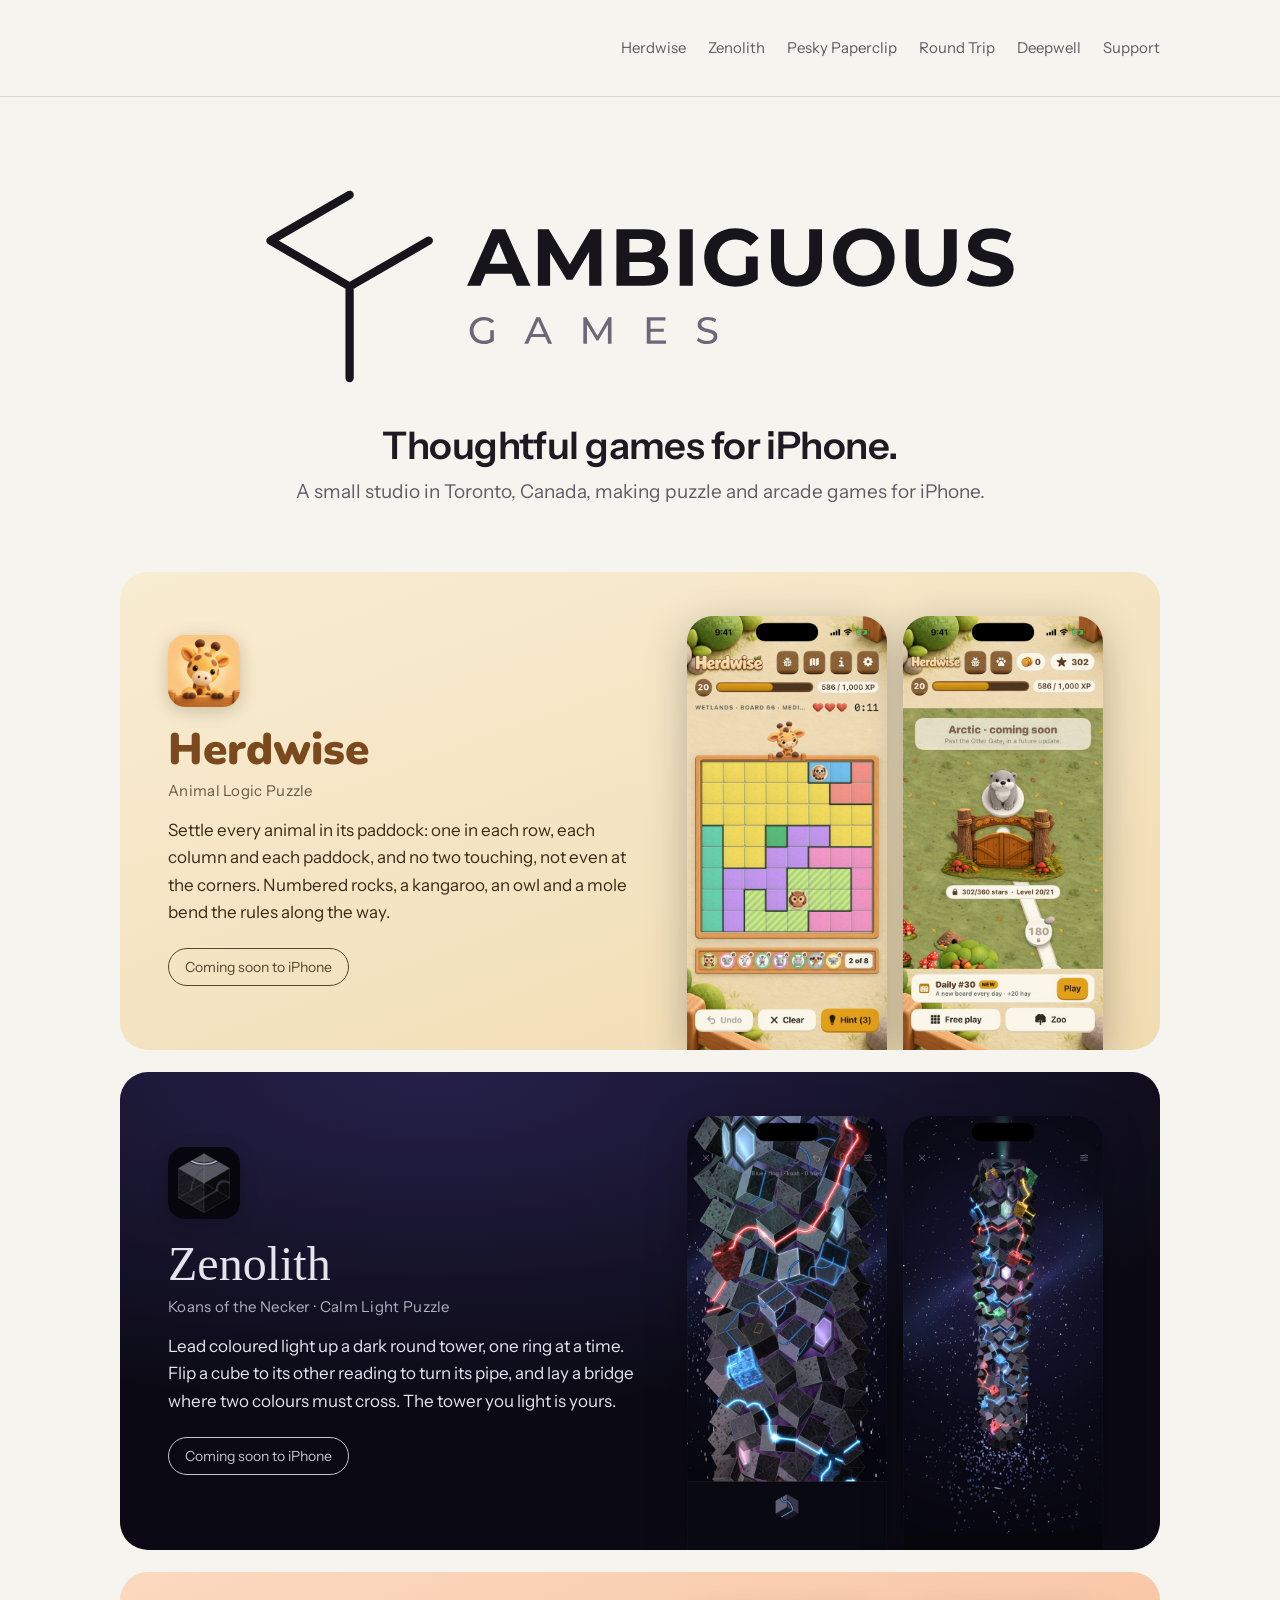
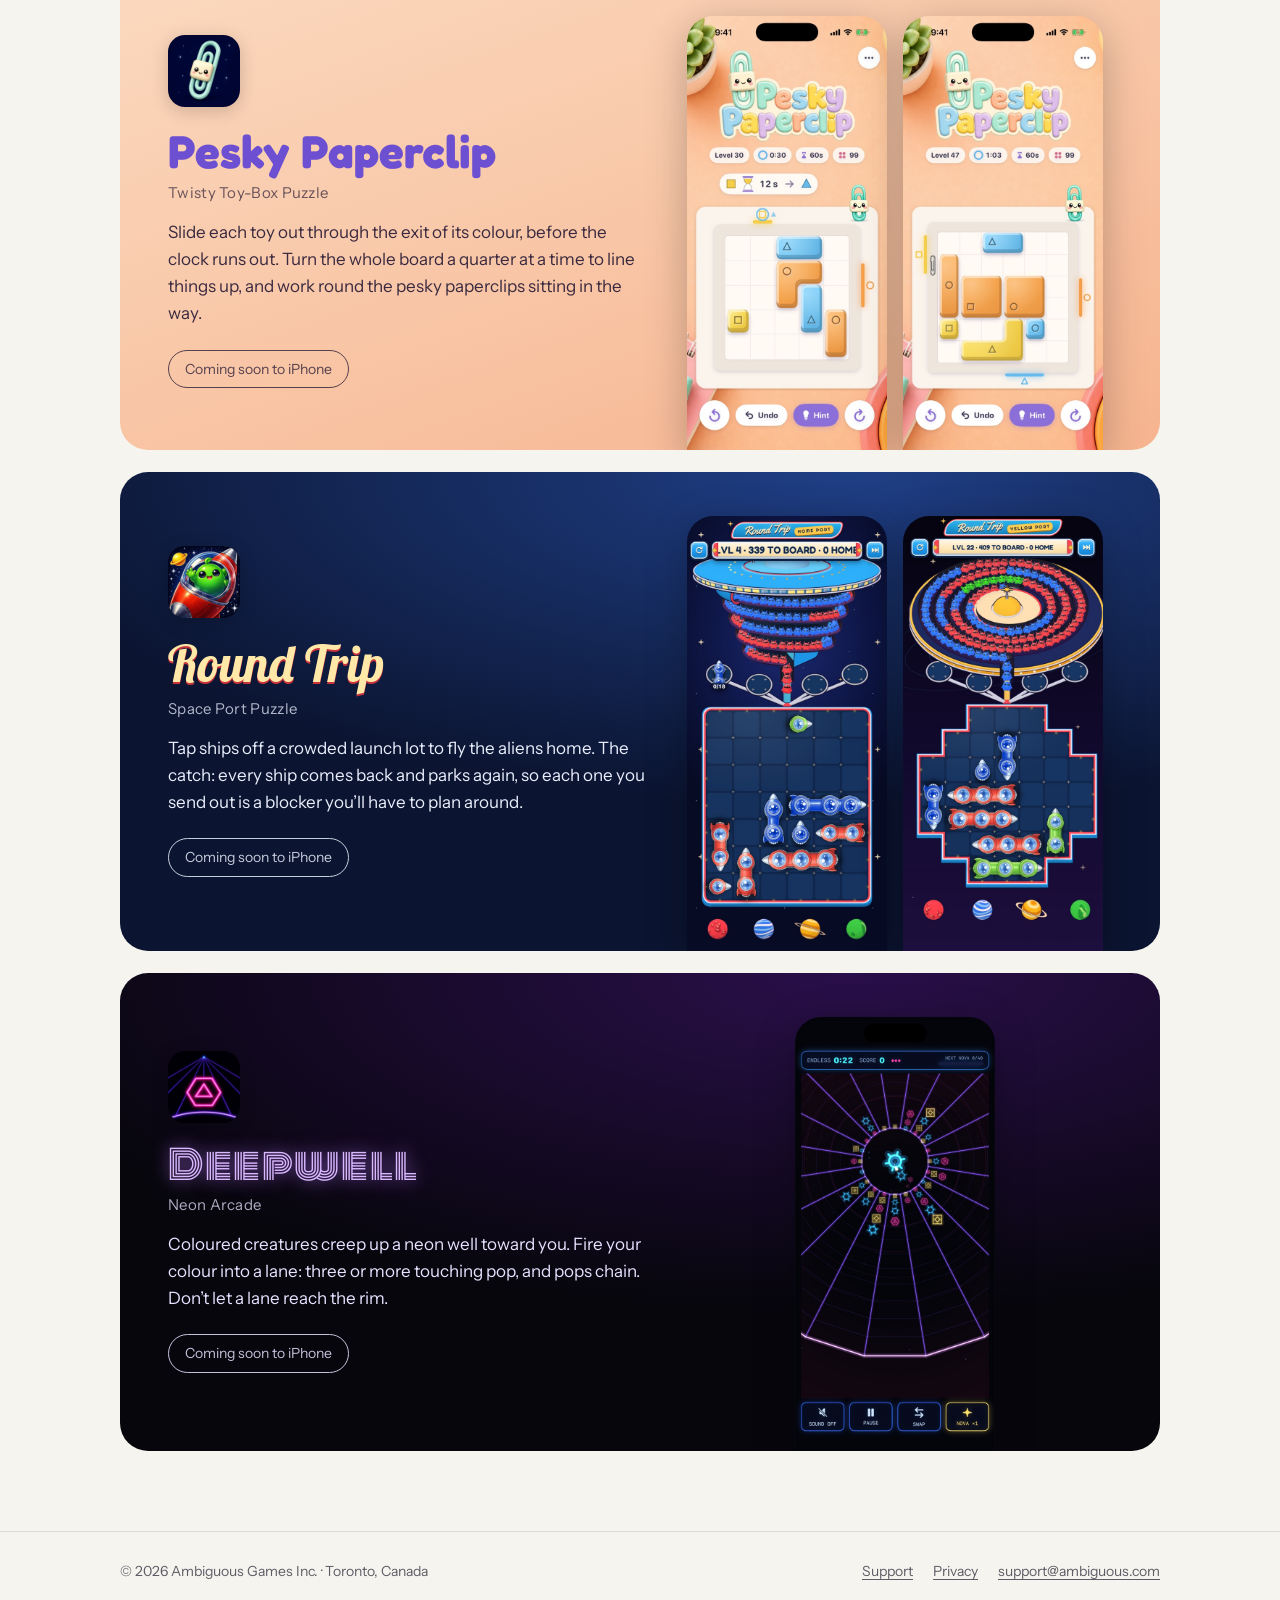
<file: index.html>
<!doctype html>
<html lang="en">
<head>
<meta charset="utf-8">
<meta name="viewport" content="width=device-width, initial-scale=1">
<title>Ambiguous Games</title>
<meta name="description" content="Ambiguous Games makes puzzle and arcade games for iPhone: Herdwise, Zenolith, Pesky Paperclip, Round Trip and Deepwell.">
<link rel="icon" href="favicon.svg" type="image/svg+xml"><link rel="icon" href="favicon-32.png" sizes="32x32" type="image/png"><link rel="apple-touch-icon" href="apple-touch-icon.png">
<link rel="preconnect" href="https://fonts.googleapis.com"><link rel="preconnect" href="https://fonts.gstatic.com" crossorigin><link href="https://fonts.googleapis.com/css2?family=Instrument+Sans:wght@400;600&family=IM+Fell+English&family=Monoton&family=Nunito:wght@900&family=Fredoka:wght@700&family=Lobster&display=swap" rel="stylesheet">
<link rel="stylesheet" href="style.css">
</head>
<body>
<header class="top"><div class="wrap">
<a class="brand home-hide" href="./"><picture><source srcset="brand/logo-on-dark.svg" media="(prefers-color-scheme: dark)"><img src="brand/logo-on-light.svg" alt="Ambiguous Games" height="34"></picture></a>
<nav><a class="wide" href="herdwise/">Herdwise</a><a class="wide" href="zenolith/">Zenolith</a><a class="wide" href="pesky-paperclip/">Pesky Paperclip</a><a class="wide" href="round-trip/">Round Trip</a><a class="wide" href="deepwell/">Deepwell</a><a class="" href="support/">Support</a></nav>
</div></header>
<main class="wrap">
<section class="hero"><h1 class="hero-logo"><picture><source srcset="brand/logo-on-dark.svg" media="(prefers-color-scheme: dark)"><img src="brand/logo-on-light.svg" alt="Ambiguous Games"></picture></h1><p class="tagline">Thoughtful games for iPhone.</p><p>A small studio in Toronto, Canada, making puzzle and arcade games for iPhone.</p></section>
<section class="games">
<a class="game herdwise" href="herdwise/">
<div class="text"><img class="icon" src="img/herdwise-icon.jpg" alt=""><h2>Herdwise</h2><div class="sub">Animal Logic Puzzle</div><p>Settle every animal in its paddock: one in each row, each column and each paddock, and no two touching, not even at the corners. Numbered rocks, a kangaroo, an owl and a mole bend the rules along the way.</p><span class="pill">Coming soon to iPhone</span></div>
<div class="shots"><img src="img/herdwise-board.jpg" alt="A Herdwise board in the Wetlands with an owl and a meerkat placed" loading="lazy"><img src="img/herdwise-map.jpg" alt="The journey map at the Otter Gate in the Forest" loading="lazy"></div>
</a>
<a class="game zenolith" href="zenolith/">
<div class="text"><img class="icon" src="img/zenolith-icon.jpg" alt=""><h2>Zenolith</h2><div class="sub">Koans of the Necker · Calm Light Puzzle</div><p>Lead coloured light up a dark round tower, one ring at a time. Flip a cube to its other reading to turn its pipe, and lay a bridge where two colours must cross. The tower you light is yours.</p><span class="pill">Coming soon to iPhone</span></div>
<div class="shots"><img src="img/zenolith-climb.jpg" alt="A ring of the tower lit in red and blue" loading="lazy"><img src="img/zenolith-monolith.jpg" alt="A finished monolith floating among the stars" loading="lazy"></div>
</a>
<a class="game pesky-paperclip" href="pesky-paperclip/">
<div class="text"><img class="icon" src="img/pesky-paperclip-icon.jpg" alt=""><h2>Pesky Paperclip</h2><div class="sub">Twisty Toy-Box Puzzle</div><p>Slide each toy out through the exit of its colour, before the clock runs out. Turn the whole board a quarter at a time to line things up, and work round the pesky paperclips sitting in the way.</p><span class="pill">Coming soon to iPhone</span></div>
<div class="shots"><img src="img/pesky-door.jpg" alt="Level 30: an exit about to change colour, with a countdown above the board" loading="lazy"><img src="img/pesky-board.jpg" alt="Level 47: a six-by-six board with a paperclip on an exit and two-colour pieces" loading="lazy"></div>
</a>
<a class="game round-trip" href="round-trip/">
<div class="text"><img class="icon" src="img/round-trip-icon.jpg" alt=""><h2>Round Trip</h2><div class="sub">Space Port Puzzle</div><p>Tap ships off a crowded launch lot to fly the aliens home. The catch: every ship comes back and parks again, so each one you send out is a blocker you’ll have to plan around.</p><span class="pill">Coming soon to iPhone</span></div>
<div class="shots"><img src="img/round-trip-home.jpg" alt="The home port: ships packed on the lot below the station tower, one ship on a launch pad" loading="lazy"><img src="img/round-trip-yellow.jpg" alt="The yellow port, with a carousel of waiting aliens" loading="lazy"></div>
</a>
<a class="game deepwell" href="deepwell/">
<div class="text"><img class="icon" src="img/deepwell-icon.jpg" alt=""><h2>Deepwell</h2><div class="sub">Neon Arcade</div><p>Coloured creatures creep up a neon well toward you. Fire your colour into a lane: three or more touching pop, and pops chain. Don’t let a lane reach the rim.</p><span class="pill">Coming soon to iPhone</span></div>
<div class="shots"><img src="img/deepwell-play.jpg" alt="Deepwell in play: neon lanes full of coloured creatures around a glowing centre" loading="lazy"></div>
</a>
</section>
</main>
<footer class="foot"><div class="wrap">
<span>© 2026 Ambiguous Games Inc. · Toronto, Canada</span>
<nav><a href="support/">Support</a><a href="privacy/">Privacy</a><a href="mailto:support@ambiguous.com">support@ambiguous.com</a></nav>
</div></footer>
</body>
</html>
</file>
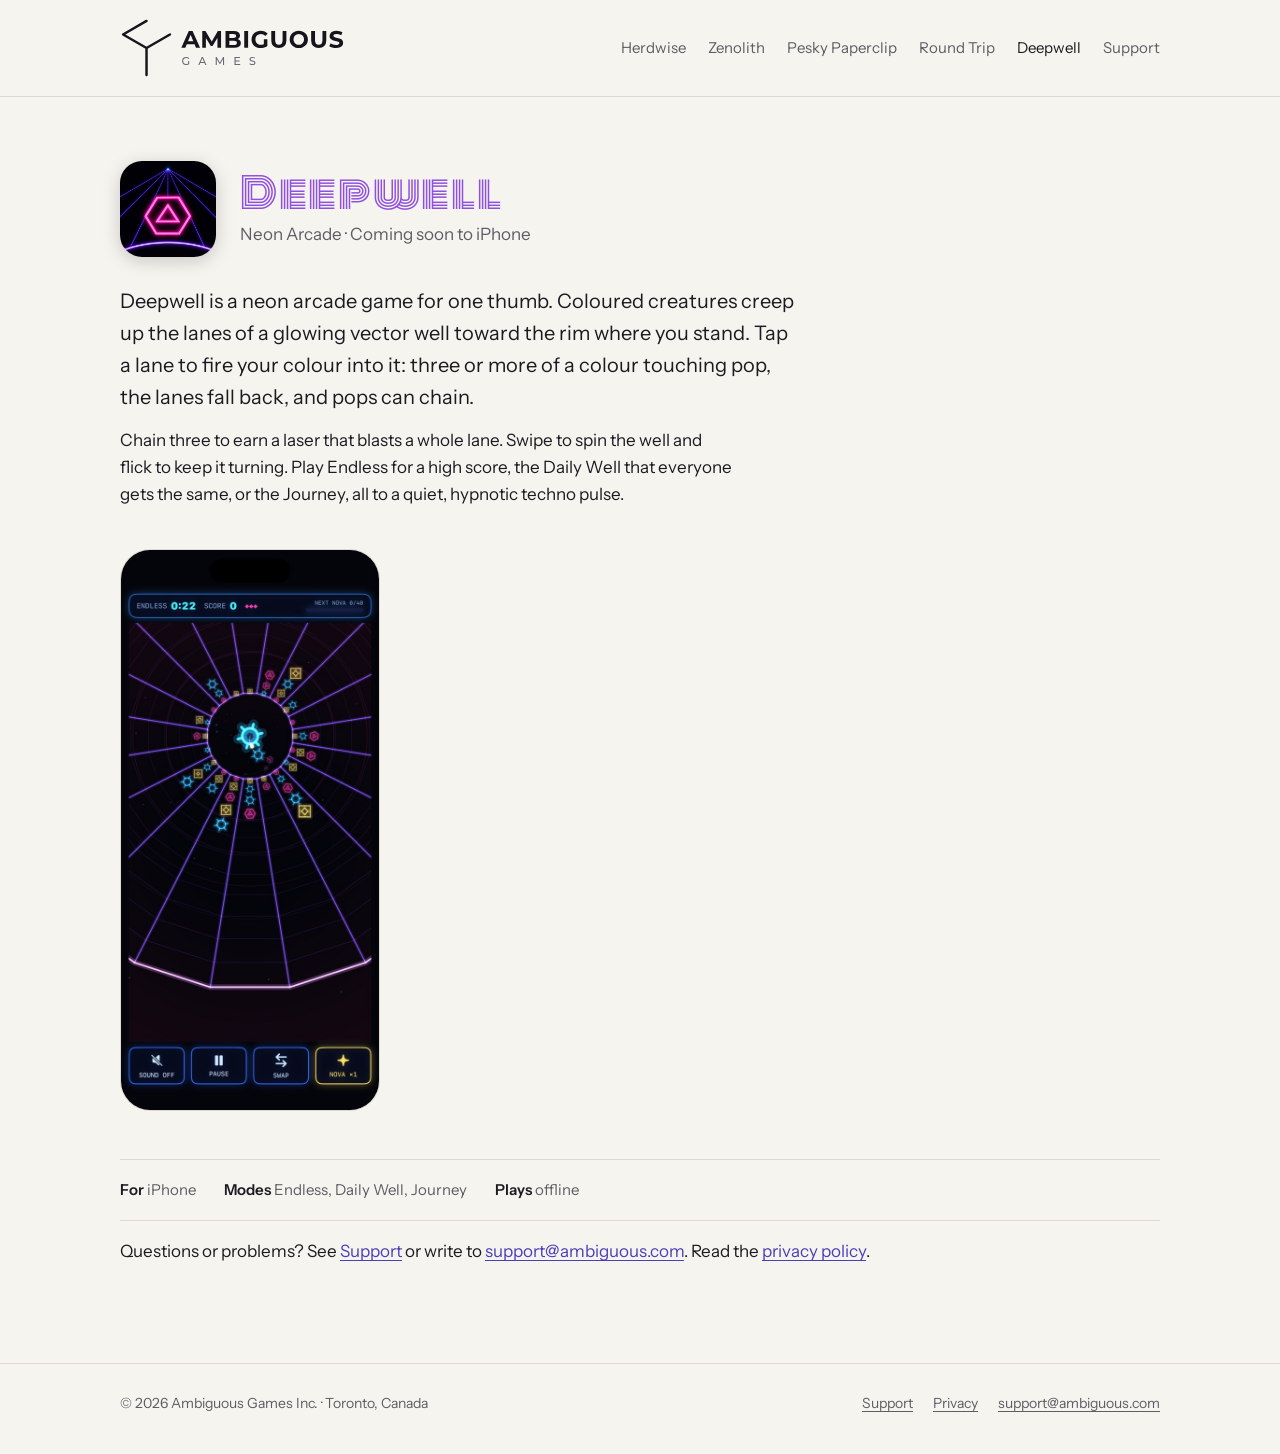
<file: deepwell/index.html>
<!doctype html>
<html lang="en">
<head>
<meta charset="utf-8">
<meta name="viewport" content="width=device-width, initial-scale=1">
<title>Deepwell: Neon Arcade</title>
<meta name="description" content="Coloured creatures creep up a neon well toward you. Fire your colour into a lane: three or more touching pop, and pops chain. Don’t let a lane reach the rim.">
<link rel="icon" href="../favicon.svg" type="image/svg+xml"><link rel="icon" href="../favicon-32.png" sizes="32x32" type="image/png"><link rel="apple-touch-icon" href="../apple-touch-icon.png">
<link rel="preconnect" href="https://fonts.googleapis.com"><link rel="preconnect" href="https://fonts.gstatic.com" crossorigin><link href="https://fonts.googleapis.com/css2?family=Instrument+Sans:wght@400;600&family=IM+Fell+English&family=Monoton&family=Nunito:wght@900&family=Fredoka:wght@700&family=Lobster&display=swap" rel="stylesheet">
<link rel="stylesheet" href="../style.css">
</head>
<body>
<header class="top"><div class="wrap">
<a class="brand" href="../"><picture><source srcset="../brand/logo-on-dark.svg" media="(prefers-color-scheme: dark)"><img src="../brand/logo-on-light.svg" alt="Ambiguous Games" height="34"></picture></a>
<nav><a class="wide" href="../herdwise/">Herdwise</a><a class="wide" href="../zenolith/">Zenolith</a><a class="wide" href="../pesky-paperclip/">Pesky Paperclip</a><a class="wide" href="../round-trip/">Round Trip</a><a class="wide" href="../deepwell/" aria-current="page">Deepwell</a><a class="" href="../support/">Support</a></nav>
</div></header>
<main class="wrap">
<article class="page">
<div class="page-head"><img class="icon" src="../img/deepwell-icon.jpg" alt=""><div><h1 class="deepwell-title">Deepwell</h1><p class="sub">Neon Arcade · Coming soon to iPhone</p></div></div>
<p class="lede">Deepwell is a neon arcade game for one thumb. Coloured creatures creep up the lanes of a glowing vector well toward the rim where you stand. Tap a lane to fire your colour into it: three or more of a colour touching pop, the lanes fall back, and pops can chain.</p>
<div class="body"><p>Chain three to earn a laser that blasts a whole lane. Swipe to spin the well and flick to keep it turning. Play Endless for a high score, the Daily Well that everyone gets the same, or the Journey, all to a quiet, hypnotic techno pulse.</p></div>
<div class="gallery"><img src="../img/deepwell-play.jpg" alt="Deepwell in play: neon lanes full of coloured creatures around a glowing centre"></div>
<div class="facts"><span><b>For</b> iPhone</span><span><b>Modes</b> Endless, Daily Well, Journey</span><span><b>Plays</b> offline</span></div>
<p>Questions or problems? See <a href="../support/">Support</a> or write to <a href="mailto:support@ambiguous.com">support@ambiguous.com</a>. Read the <a href="../privacy/">privacy policy</a>.</p>
</article>
</main>
<footer class="foot"><div class="wrap">
<span>© 2026 Ambiguous Games Inc. · Toronto, Canada</span>
<nav><a href="../support/">Support</a><a href="../privacy/">Privacy</a><a href="mailto:support@ambiguous.com">support@ambiguous.com</a></nav>
</div></footer>
</body>
</html>
</file>
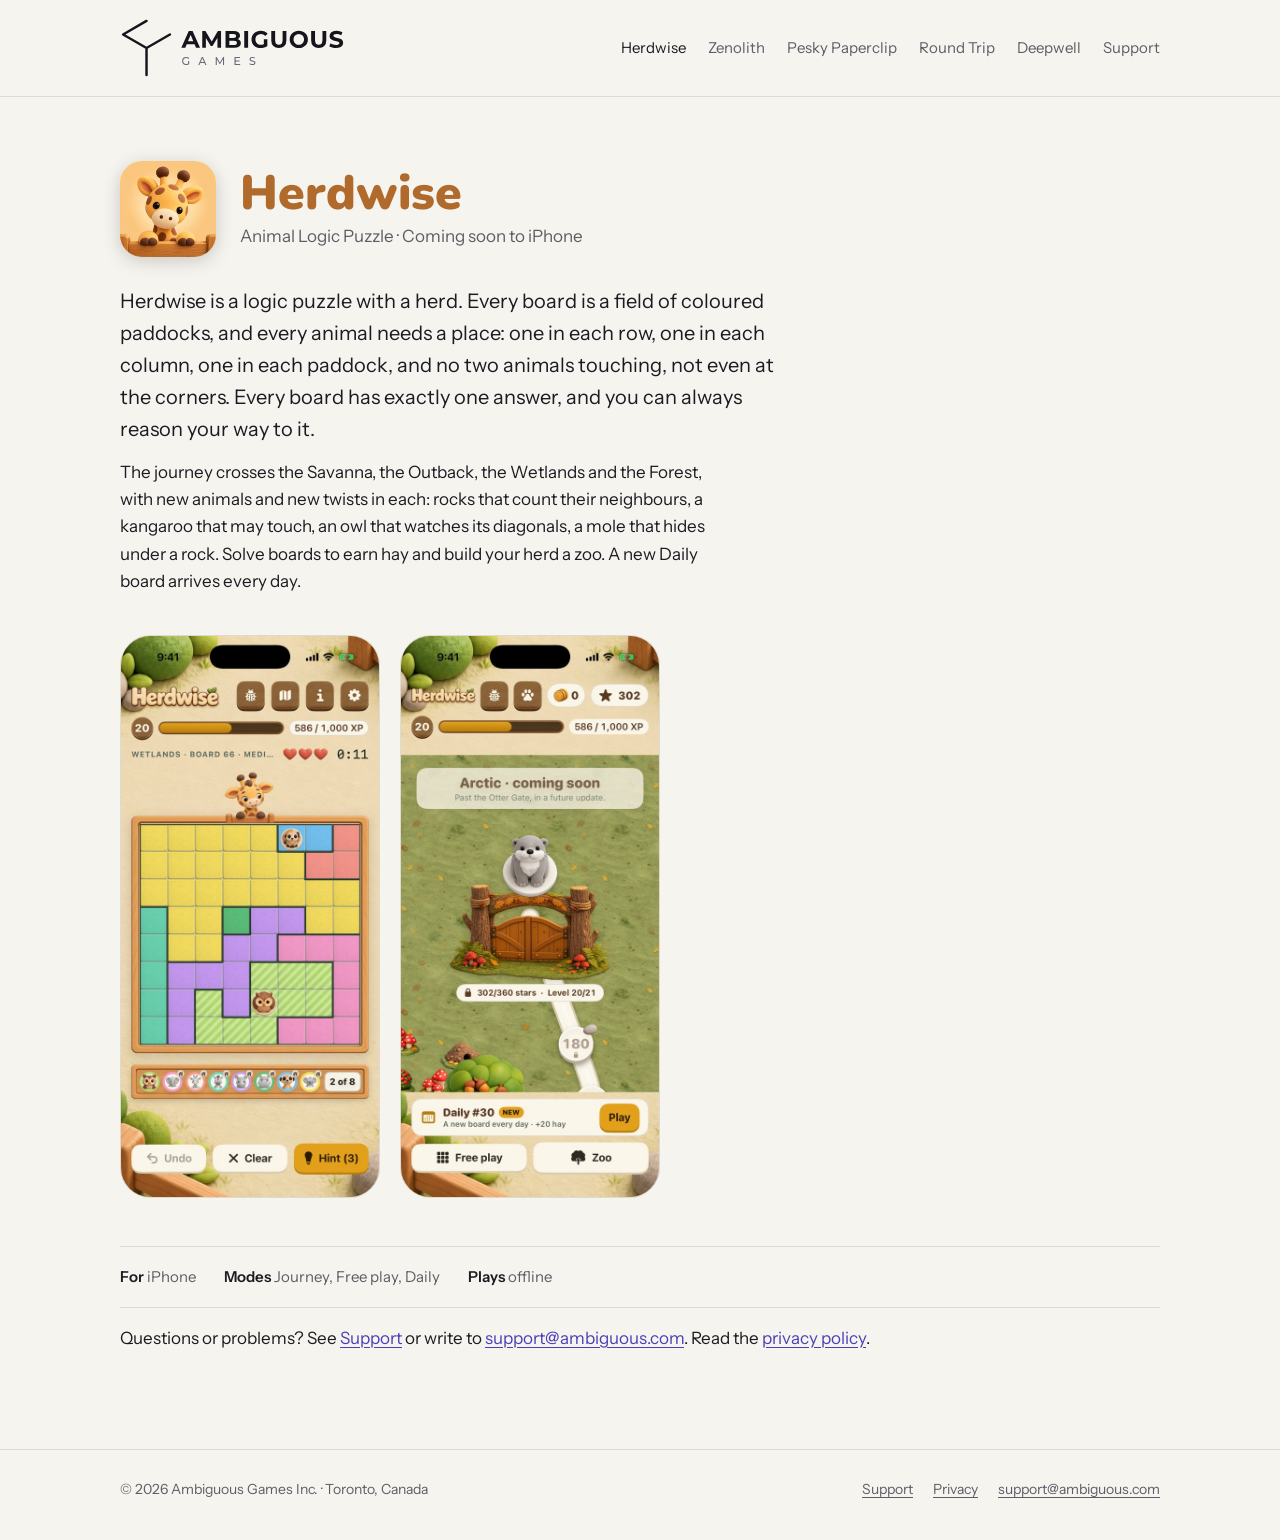
<file: herdwise/index.html>
<!doctype html>
<html lang="en">
<head>
<meta charset="utf-8">
<meta name="viewport" content="width=device-width, initial-scale=1">
<title>Herdwise: Animal Logic Puzzle</title>
<meta name="description" content="Settle every animal in its paddock: one in each row, each column and each paddock, and no two touching, not even at the corners. Numbered rocks, a kangaroo, an owl and a mole bend the rules along the way.">
<link rel="icon" href="../favicon.svg" type="image/svg+xml"><link rel="icon" href="../favicon-32.png" sizes="32x32" type="image/png"><link rel="apple-touch-icon" href="../apple-touch-icon.png">
<link rel="preconnect" href="https://fonts.googleapis.com"><link rel="preconnect" href="https://fonts.gstatic.com" crossorigin><link href="https://fonts.googleapis.com/css2?family=Instrument+Sans:wght@400;600&family=IM+Fell+English&family=Monoton&family=Nunito:wght@900&family=Fredoka:wght@700&family=Lobster&display=swap" rel="stylesheet">
<link rel="stylesheet" href="../style.css">
</head>
<body>
<header class="top"><div class="wrap">
<a class="brand" href="../"><picture><source srcset="../brand/logo-on-dark.svg" media="(prefers-color-scheme: dark)"><img src="../brand/logo-on-light.svg" alt="Ambiguous Games" height="34"></picture></a>
<nav><a class="wide" href="../herdwise/" aria-current="page">Herdwise</a><a class="wide" href="../zenolith/">Zenolith</a><a class="wide" href="../pesky-paperclip/">Pesky Paperclip</a><a class="wide" href="../round-trip/">Round Trip</a><a class="wide" href="../deepwell/">Deepwell</a><a class="" href="../support/">Support</a></nav>
</div></header>
<main class="wrap">
<article class="page">
<div class="page-head"><img class="icon" src="../img/herdwise-icon.jpg" alt=""><div><h1 class="herdwise-title">Herdwise</h1><p class="sub">Animal Logic Puzzle · Coming soon to iPhone</p></div></div>
<p class="lede">Herdwise is a logic puzzle with a herd. Every board is a field of coloured paddocks, and every animal needs a place: one in each row, one in each column, one in each paddock, and no two animals touching, not even at the corners. Every board has exactly one answer, and you can always reason your way to it.</p>
<div class="body"><p>The journey crosses the Savanna, the Outback, the Wetlands and the Forest, with new animals and new twists in each: rocks that count their neighbours, a kangaroo that may touch, an owl that watches its diagonals, a mole that hides under a rock. Solve boards to earn hay and build your herd a zoo. A new Daily board arrives every day.</p></div>
<div class="gallery"><img src="../img/herdwise-board.jpg" alt="A Herdwise board in the Wetlands with an owl and a meerkat placed"><img src="../img/herdwise-map.jpg" alt="The journey map at the Otter Gate in the Forest"></div>
<div class="facts"><span><b>For</b> iPhone</span><span><b>Modes</b> Journey, Free play, Daily</span><span><b>Plays</b> offline</span></div>
<p>Questions or problems? See <a href="../support/">Support</a> or write to <a href="mailto:support@ambiguous.com">support@ambiguous.com</a>. Read the <a href="../privacy/">privacy policy</a>.</p>
</article>
</main>
<footer class="foot"><div class="wrap">
<span>© 2026 Ambiguous Games Inc. · Toronto, Canada</span>
<nav><a href="../support/">Support</a><a href="../privacy/">Privacy</a><a href="mailto:support@ambiguous.com">support@ambiguous.com</a></nav>
</div></footer>
</body>
</html>
</file>
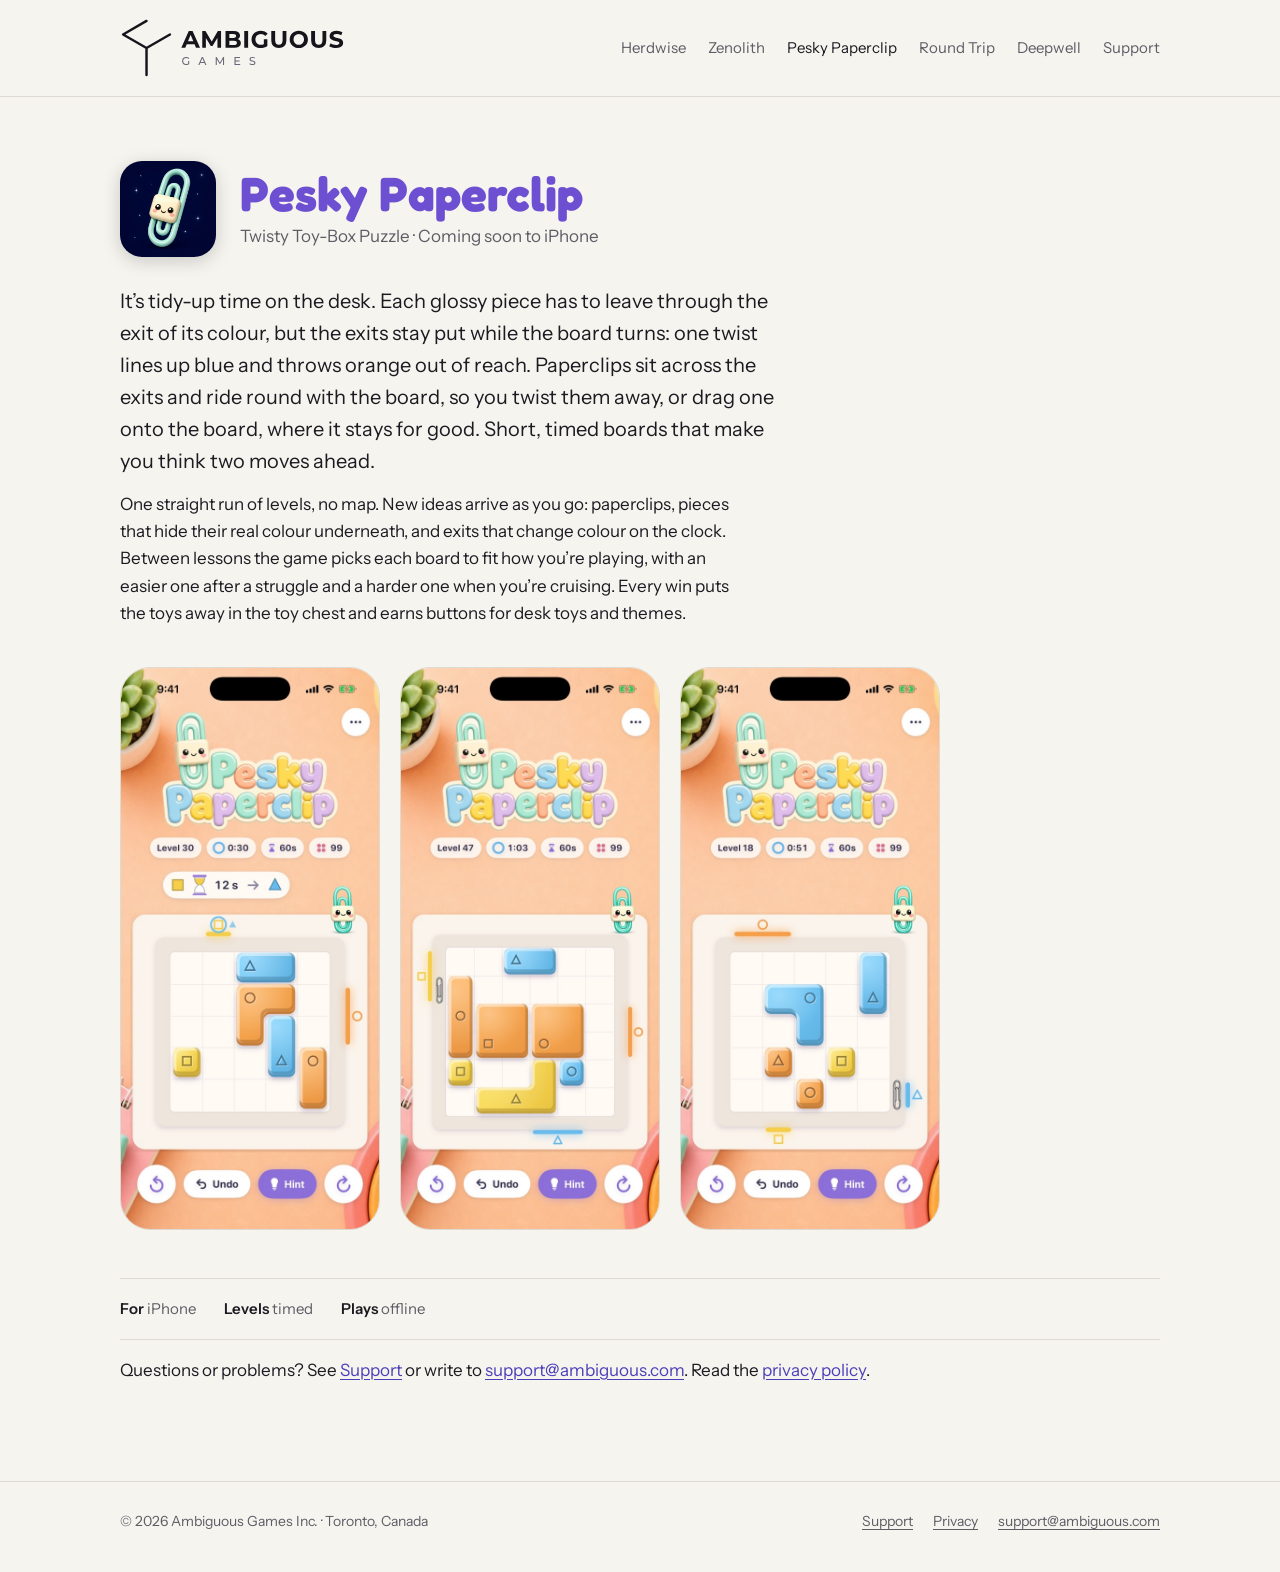
<file: pesky-paperclip/index.html>
<!doctype html>
<html lang="en">
<head>
<meta charset="utf-8">
<meta name="viewport" content="width=device-width, initial-scale=1">
<title>Pesky Paperclip: Twisty Toy-Box Puzzle</title>
<meta name="description" content="Slide each toy out through the exit of its colour, before the clock runs out. Turn the whole board a quarter at a time to line things up, and work round the pesky paperclips sitting in the way.">
<link rel="icon" href="../favicon.svg" type="image/svg+xml"><link rel="icon" href="../favicon-32.png" sizes="32x32" type="image/png"><link rel="apple-touch-icon" href="../apple-touch-icon.png">
<link rel="preconnect" href="https://fonts.googleapis.com"><link rel="preconnect" href="https://fonts.gstatic.com" crossorigin><link href="https://fonts.googleapis.com/css2?family=Instrument+Sans:wght@400;600&family=IM+Fell+English&family=Monoton&family=Nunito:wght@900&family=Fredoka:wght@700&family=Lobster&display=swap" rel="stylesheet">
<link rel="stylesheet" href="../style.css">
</head>
<body>
<header class="top"><div class="wrap">
<a class="brand" href="../"><picture><source srcset="../brand/logo-on-dark.svg" media="(prefers-color-scheme: dark)"><img src="../brand/logo-on-light.svg" alt="Ambiguous Games" height="34"></picture></a>
<nav><a class="wide" href="../herdwise/">Herdwise</a><a class="wide" href="../zenolith/">Zenolith</a><a class="wide" href="../pesky-paperclip/" aria-current="page">Pesky Paperclip</a><a class="wide" href="../round-trip/">Round Trip</a><a class="wide" href="../deepwell/">Deepwell</a><a class="" href="../support/">Support</a></nav>
</div></header>
<main class="wrap">
<article class="page">
<div class="page-head"><img class="icon" src="../img/pesky-paperclip-icon.jpg" alt=""><div><h1 class="pesky-paperclip-title">Pesky Paperclip</h1><p class="sub">Twisty Toy-Box Puzzle · Coming soon to iPhone</p></div></div>
<p class="lede">It’s tidy-up time on the desk. Each glossy piece has to leave through the exit of its colour, but the exits stay put while the board turns: one twist lines up blue and throws orange out of reach. Paperclips sit across the exits and ride round with the board, so you twist them away, or drag one onto the board, where it stays for good. Short, timed boards that make you think two moves ahead.</p>
<div class="body"><p>One straight run of levels, no map. New ideas arrive as you go: paperclips, pieces that hide their real colour underneath, and exits that change colour on the clock. Between lessons the game picks each board to fit how you’re playing, with an easier one after a struggle and a harder one when you’re cruising. Every win puts the toys away in the toy chest and earns buttons for desk toys and themes.</p></div>
<div class="gallery"><img src="../img/pesky-door.jpg" alt="Level 30: an exit about to change colour, with a countdown above the board"><img src="../img/pesky-board.jpg" alt="Level 47: a six-by-six board with a paperclip on an exit and two-colour pieces"><img src="../img/pesky-paperclip.jpg" alt="Level 18: a paperclip sitting across the blue exit"></div>
<div class="facts"><span><b>For</b> iPhone</span><span><b>Levels</b> timed</span><span><b>Plays</b> offline</span></div>
<p>Questions or problems? See <a href="../support/">Support</a> or write to <a href="mailto:support@ambiguous.com">support@ambiguous.com</a>. Read the <a href="../privacy/">privacy policy</a>.</p>
</article>
</main>
<footer class="foot"><div class="wrap">
<span>© 2026 Ambiguous Games Inc. · Toronto, Canada</span>
<nav><a href="../support/">Support</a><a href="../privacy/">Privacy</a><a href="mailto:support@ambiguous.com">support@ambiguous.com</a></nav>
</div></footer>
</body>
</html>
</file>
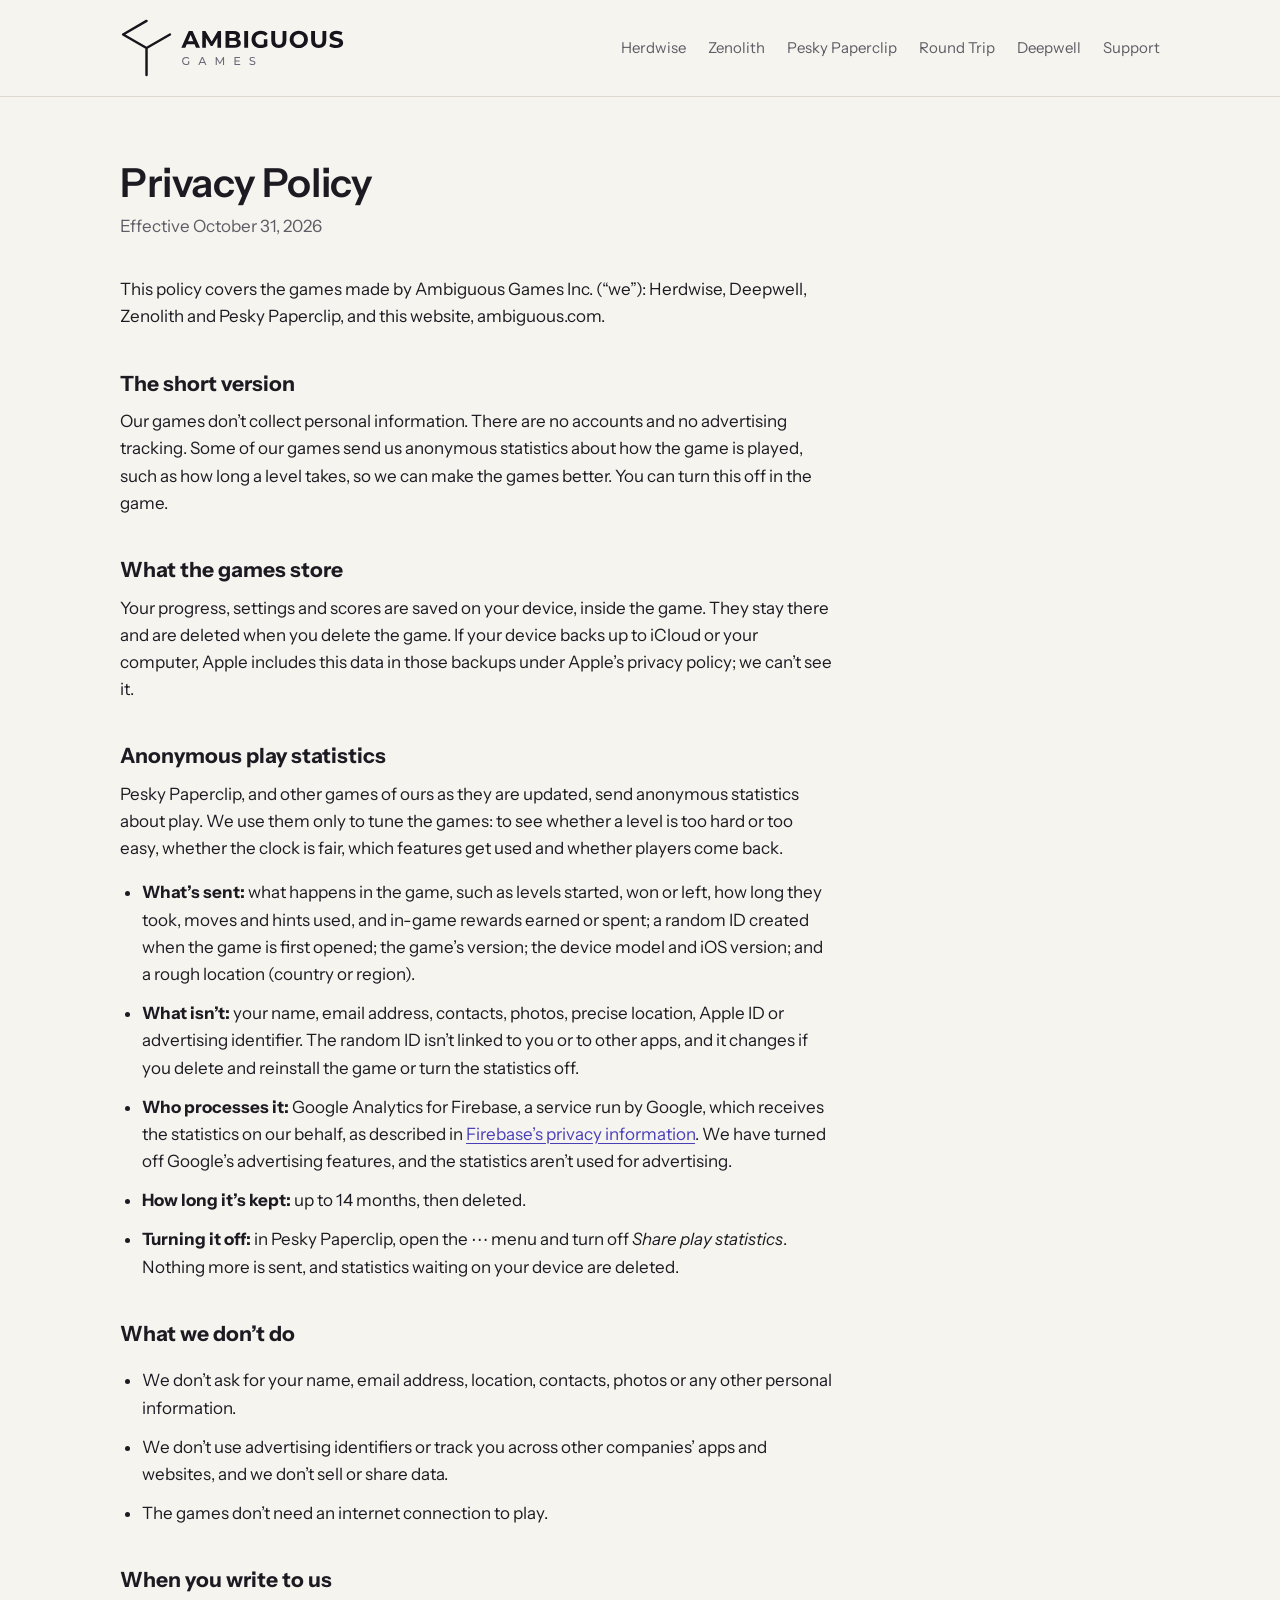
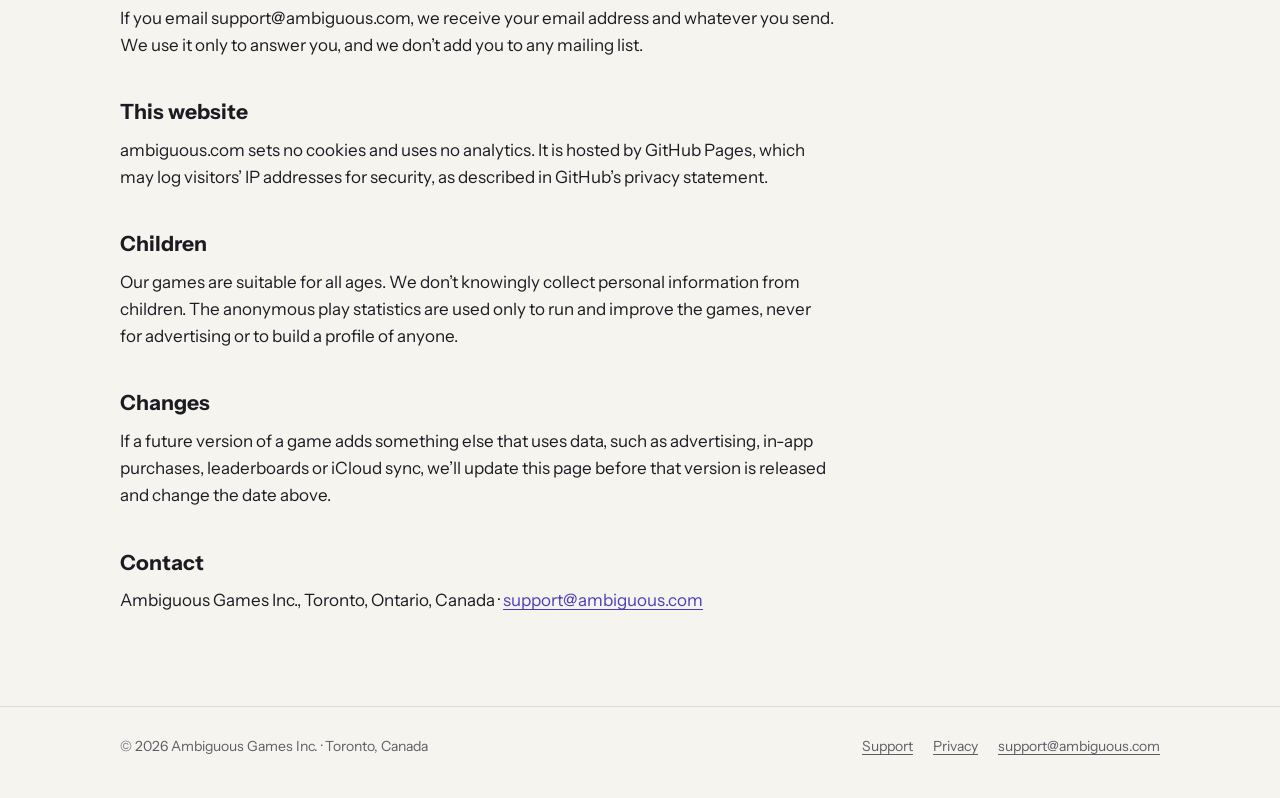
<file: privacy/index.html>
<!doctype html>
<html lang="en">
<head>
<meta charset="utf-8">
<meta name="viewport" content="width=device-width, initial-scale=1">
<title>Privacy Policy · Ambiguous Games</title>
<meta name="description" content="How Ambiguous Games handles your information.">
<link rel="icon" href="../favicon.svg" type="image/svg+xml"><link rel="icon" href="../favicon-32.png" sizes="32x32" type="image/png"><link rel="apple-touch-icon" href="../apple-touch-icon.png">
<link rel="preconnect" href="https://fonts.googleapis.com"><link rel="preconnect" href="https://fonts.gstatic.com" crossorigin><link href="https://fonts.googleapis.com/css2?family=Instrument+Sans:wght@400;600&family=IM+Fell+English&family=Monoton&family=Nunito:wght@900&family=Fredoka:wght@700&family=Lobster&display=swap" rel="stylesheet">
<link rel="stylesheet" href="../style.css">
</head>
<body>
<header class="top"><div class="wrap">
<a class="brand" href="../"><picture><source srcset="../brand/logo-on-dark.svg" media="(prefers-color-scheme: dark)"><img src="../brand/logo-on-light.svg" alt="Ambiguous Games" height="34"></picture></a>
<nav><a class="wide" href="../herdwise/">Herdwise</a><a class="wide" href="../zenolith/">Zenolith</a><a class="wide" href="../pesky-paperclip/">Pesky Paperclip</a><a class="wide" href="../round-trip/">Round Trip</a><a class="wide" href="../deepwell/">Deepwell</a><a class="" href="../support/">Support</a></nav>
</div></header>
<main class="wrap">
<article class="doc">
<h1>Privacy Policy</h1>
<p class="date">Effective October 31, 2026</p>
<p>This policy covers the games made by Ambiguous Games Inc. (“we”): Herdwise, Deepwell, Zenolith and Pesky Paperclip, and this website, ambiguous.com.</p>
<h2>The short version</h2>
<p>Our games don’t collect personal information. There are no accounts and no advertising tracking. Some of our games send us anonymous statistics about how the game is played, such as how long a level takes, so we can make the games better. You can turn this off in the game.</p>
<h2>What the games store</h2>
<p>Your progress, settings and scores are saved on your device, inside the game. They stay there and are deleted when you delete the game. If your device backs up to iCloud or your computer, Apple includes this data in those backups under Apple’s privacy policy; we can’t see it.</p>
<h2>Anonymous play statistics</h2>
<p>Pesky Paperclip, and other games of ours as they are updated, send anonymous statistics about play. We use them only to tune the games: to see whether a level is too hard or too easy, whether the clock is fair, which features get used and whether players come back.</p>
<ul>
<li><strong>What’s sent:</strong> what happens in the game, such as levels started, won or left, how long they took, moves and hints used, and in-game rewards earned or spent; a random ID created when the game is first opened; the game’s version; the device model and iOS version; and a rough location (country or region).</li>
<li><strong>What isn’t:</strong> your name, email address, contacts, photos, precise location, Apple ID or advertising identifier. The random ID isn’t linked to you or to other apps, and it changes if you delete and reinstall the game or turn the statistics off.</li>
<li><strong>Who processes it:</strong> Google Analytics for Firebase, a service run by Google, which receives the statistics on our behalf, as described in <a href="https://firebase.google.com/support/privacy">Firebase’s privacy information</a>. We have turned off Google’s advertising features, and the statistics aren’t used for advertising.</li>
<li><strong>How long it’s kept:</strong> up to 14 months, then deleted.</li>
<li><strong>Turning it off:</strong> in Pesky Paperclip, open the ⋯ menu and turn off <em>Share play statistics</em>. Nothing more is sent, and statistics waiting on your device are deleted.</li>
</ul>
<h2>What we don’t do</h2>
<ul>
<li>We don’t ask for your name, email address, location, contacts, photos or any other personal information.</li>
<li>We don’t use advertising identifiers or track you across other companies’ apps and websites, and we don’t sell or share data.</li>
<li>The games don’t need an internet connection to play.</li>
</ul>
<h2>When you write to us</h2>
<p>If you email support@ambiguous.com, we receive your email address and whatever you send. We use it only to answer you, and we don’t add you to any mailing list.</p>
<h2>This website</h2>
<p>ambiguous.com sets no cookies and uses no analytics. It is hosted by GitHub Pages, which may log visitors’ IP addresses for security, as described in GitHub’s privacy statement.</p>
<h2>Children</h2>
<p>Our games are suitable for all ages. We don’t knowingly collect personal information from children. The anonymous play statistics are used only to run and improve the games, never for advertising or to build a profile of anyone.</p>
<h2>Changes</h2>
<p>If a future version of a game adds something else that uses data, such as advertising, in-app purchases, leaderboards or iCloud sync, we’ll update this page before that version is released and change the date above.</p>
<h2>Contact</h2>
<p>Ambiguous Games Inc., Toronto, Ontario, Canada · <a href="mailto:support@ambiguous.com">support@ambiguous.com</a></p>
</article>
</main>
<footer class="foot"><div class="wrap">
<span>© 2026 Ambiguous Games Inc. · Toronto, Canada</span>
<nav><a href="../support/">Support</a><a href="../privacy/">Privacy</a><a href="mailto:support@ambiguous.com">support@ambiguous.com</a></nav>
</div></footer>
</body>
</html>
</file>
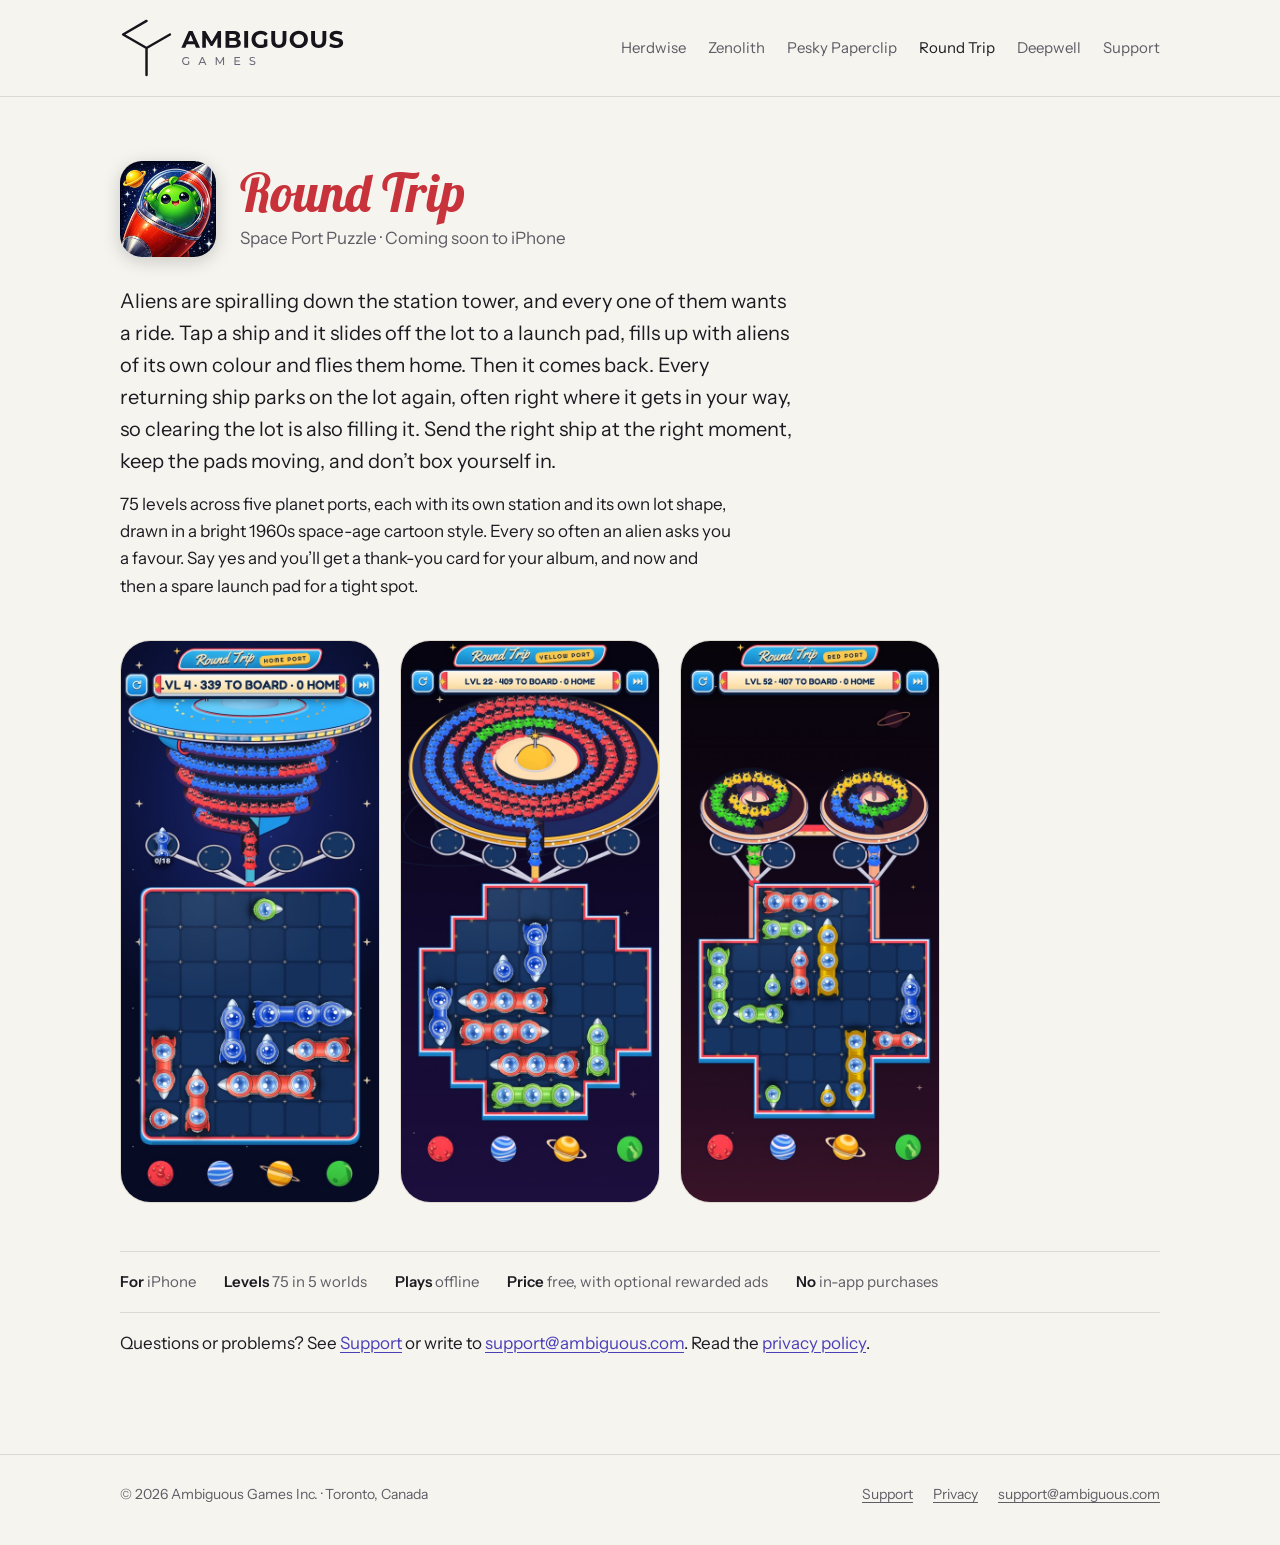
<file: round-trip/index.html>
<!doctype html>
<html lang="en">
<head>
<meta charset="utf-8">
<meta name="viewport" content="width=device-width, initial-scale=1">
<title>Round Trip: Space Port</title>
<meta name="description" content="Tap ships off a crowded launch lot to fly the aliens home. The catch: every ship comes back and parks again, so each one you send out is a blocker you’ll have to plan around.">
<link rel="icon" href="../favicon.svg" type="image/svg+xml"><link rel="icon" href="../favicon-32.png" sizes="32x32" type="image/png"><link rel="apple-touch-icon" href="../apple-touch-icon.png">
<link rel="preconnect" href="https://fonts.googleapis.com"><link rel="preconnect" href="https://fonts.gstatic.com" crossorigin><link href="https://fonts.googleapis.com/css2?family=Instrument+Sans:wght@400;600&family=IM+Fell+English&family=Monoton&family=Nunito:wght@900&family=Fredoka:wght@700&family=Lobster&display=swap" rel="stylesheet">
<link rel="stylesheet" href="../style.css">
</head>
<body>
<header class="top"><div class="wrap">
<a class="brand" href="../"><picture><source srcset="../brand/logo-on-dark.svg" media="(prefers-color-scheme: dark)"><img src="../brand/logo-on-light.svg" alt="Ambiguous Games" height="34"></picture></a>
<nav><a class="wide" href="../herdwise/">Herdwise</a><a class="wide" href="../zenolith/">Zenolith</a><a class="wide" href="../pesky-paperclip/">Pesky Paperclip</a><a class="wide" href="../round-trip/" aria-current="page">Round Trip</a><a class="wide" href="../deepwell/">Deepwell</a><a class="" href="../support/">Support</a></nav>
</div></header>
<main class="wrap">
<article class="page">
<div class="page-head"><img class="icon" src="../img/round-trip-icon.jpg" alt=""><div><h1 class="round-trip-title">Round Trip</h1><p class="sub">Space Port Puzzle · Coming soon to iPhone</p></div></div>
<p class="lede">Aliens are spiralling down the station tower, and every one of them wants a ride. Tap a ship and it slides off the lot to a launch pad, fills up with aliens of its own colour and flies them home. Then it comes back. Every returning ship parks on the lot again, often right where it gets in your way, so clearing the lot is also filling it. Send the right ship at the right moment, keep the pads moving, and don’t box yourself in.</p>
<div class="body"><p>75 levels across five planet ports, each with its own station and its own lot shape, drawn in a bright 1960s space-age cartoon style. Every so often an alien asks you a favour. Say yes and you’ll get a thank-you card for your album, and now and then a spare launch pad for a tight spot.</p></div>
<div class="gallery"><img src="../img/round-trip-home.jpg" alt="The home port: ships packed on the lot below the station tower, one ship on a launch pad"><img src="../img/round-trip-yellow.jpg" alt="The yellow port, with a carousel of waiting aliens"><img src="../img/round-trip-red.jpg" alt="The red port and its twin stations"></div>
<div class="facts"><span><b>For</b> iPhone</span><span><b>Levels</b> 75 in 5 worlds</span><span><b>Plays</b> offline</span><span><b>Price</b> free, with optional rewarded ads</span><span><b>No</b> in-app purchases</span></div>
<p>Questions or problems? See <a href="../support/">Support</a> or write to <a href="mailto:support@ambiguous.com">support@ambiguous.com</a>. Read the <a href="../privacy/">privacy policy</a>.</p>
</article>
</main>
<footer class="foot"><div class="wrap">
<span>© 2026 Ambiguous Games Inc. · Toronto, Canada</span>
<nav><a href="../support/">Support</a><a href="../privacy/">Privacy</a><a href="mailto:support@ambiguous.com">support@ambiguous.com</a></nav>
</div></footer>
</body>
</html>
</file>
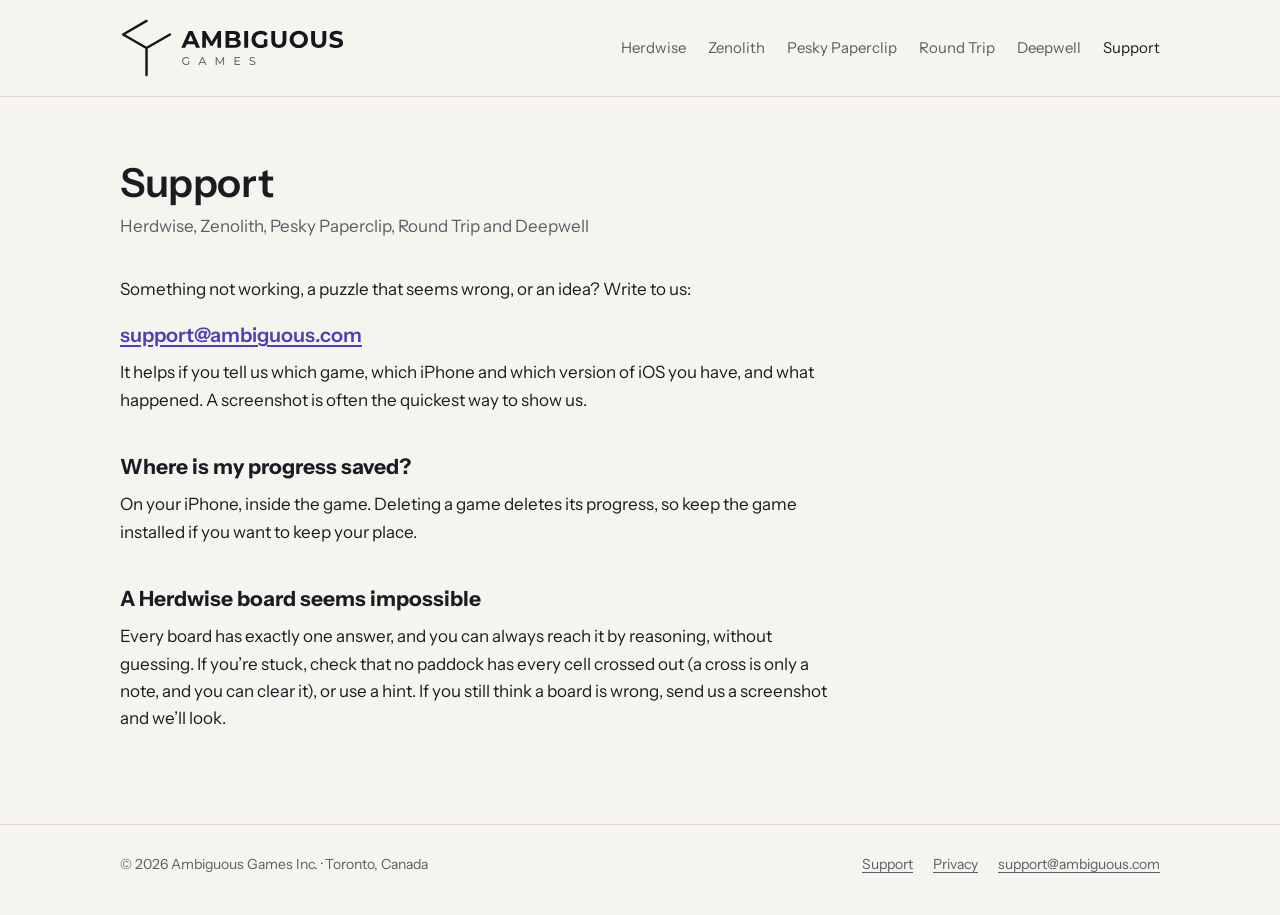
<file: support/index.html>
<!doctype html>
<html lang="en">
<head>
<meta charset="utf-8">
<meta name="viewport" content="width=device-width, initial-scale=1">
<title>Support · Ambiguous Games</title>
<meta name="description" content="Help with Herdwise, Zenolith, Pesky Paperclip, Round Trip and Deepwell.">
<link rel="icon" href="../favicon.svg" type="image/svg+xml"><link rel="icon" href="../favicon-32.png" sizes="32x32" type="image/png"><link rel="apple-touch-icon" href="../apple-touch-icon.png">
<link rel="preconnect" href="https://fonts.googleapis.com"><link rel="preconnect" href="https://fonts.gstatic.com" crossorigin><link href="https://fonts.googleapis.com/css2?family=Instrument+Sans:wght@400;600&family=IM+Fell+English&family=Monoton&family=Nunito:wght@900&family=Fredoka:wght@700&family=Lobster&display=swap" rel="stylesheet">
<link rel="stylesheet" href="../style.css">
</head>
<body>
<header class="top"><div class="wrap">
<a class="brand" href="../"><picture><source srcset="../brand/logo-on-dark.svg" media="(prefers-color-scheme: dark)"><img src="../brand/logo-on-light.svg" alt="Ambiguous Games" height="34"></picture></a>
<nav><a class="wide" href="../herdwise/">Herdwise</a><a class="wide" href="../zenolith/">Zenolith</a><a class="wide" href="../pesky-paperclip/">Pesky Paperclip</a><a class="wide" href="../round-trip/">Round Trip</a><a class="wide" href="../deepwell/">Deepwell</a><a class="" href="../support/" aria-current="page">Support</a></nav>
</div></header>
<main class="wrap">
<article class="doc">
<h1>Support</h1>
<p class="date">Herdwise, Zenolith, Pesky Paperclip, Round Trip and Deepwell</p>
<p>Something not working, a puzzle that seems wrong, or an idea? Write to us:</p>
<a class="mail" href="mailto:support@ambiguous.com">support@ambiguous.com</a>
<p>It helps if you tell us which game, which iPhone and which version of iOS you have, and what happened. A screenshot is often the quickest way to show us.</p>
<h2>Where is my progress saved?</h2>
<p>On your iPhone, inside the game. Deleting a game deletes its progress, so keep the game installed if you want to keep your place.</p>
<h2>A Herdwise board seems impossible</h2>
<p>Every board has exactly one answer, and you can always reach it by reasoning, without guessing. If you’re stuck, check that no paddock has every cell crossed out (a cross is only a note, and you can clear it), or use a hint. If you still think a board is wrong, send us a screenshot and we’ll look.</p>
</article>
</main>
<footer class="foot"><div class="wrap">
<span>© 2026 Ambiguous Games Inc. · Toronto, Canada</span>
<nav><a href="../support/">Support</a><a href="../privacy/">Privacy</a><a href="mailto:support@ambiguous.com">support@ambiguous.com</a></nav>
</div></footer>
</body>
</html>
</file>
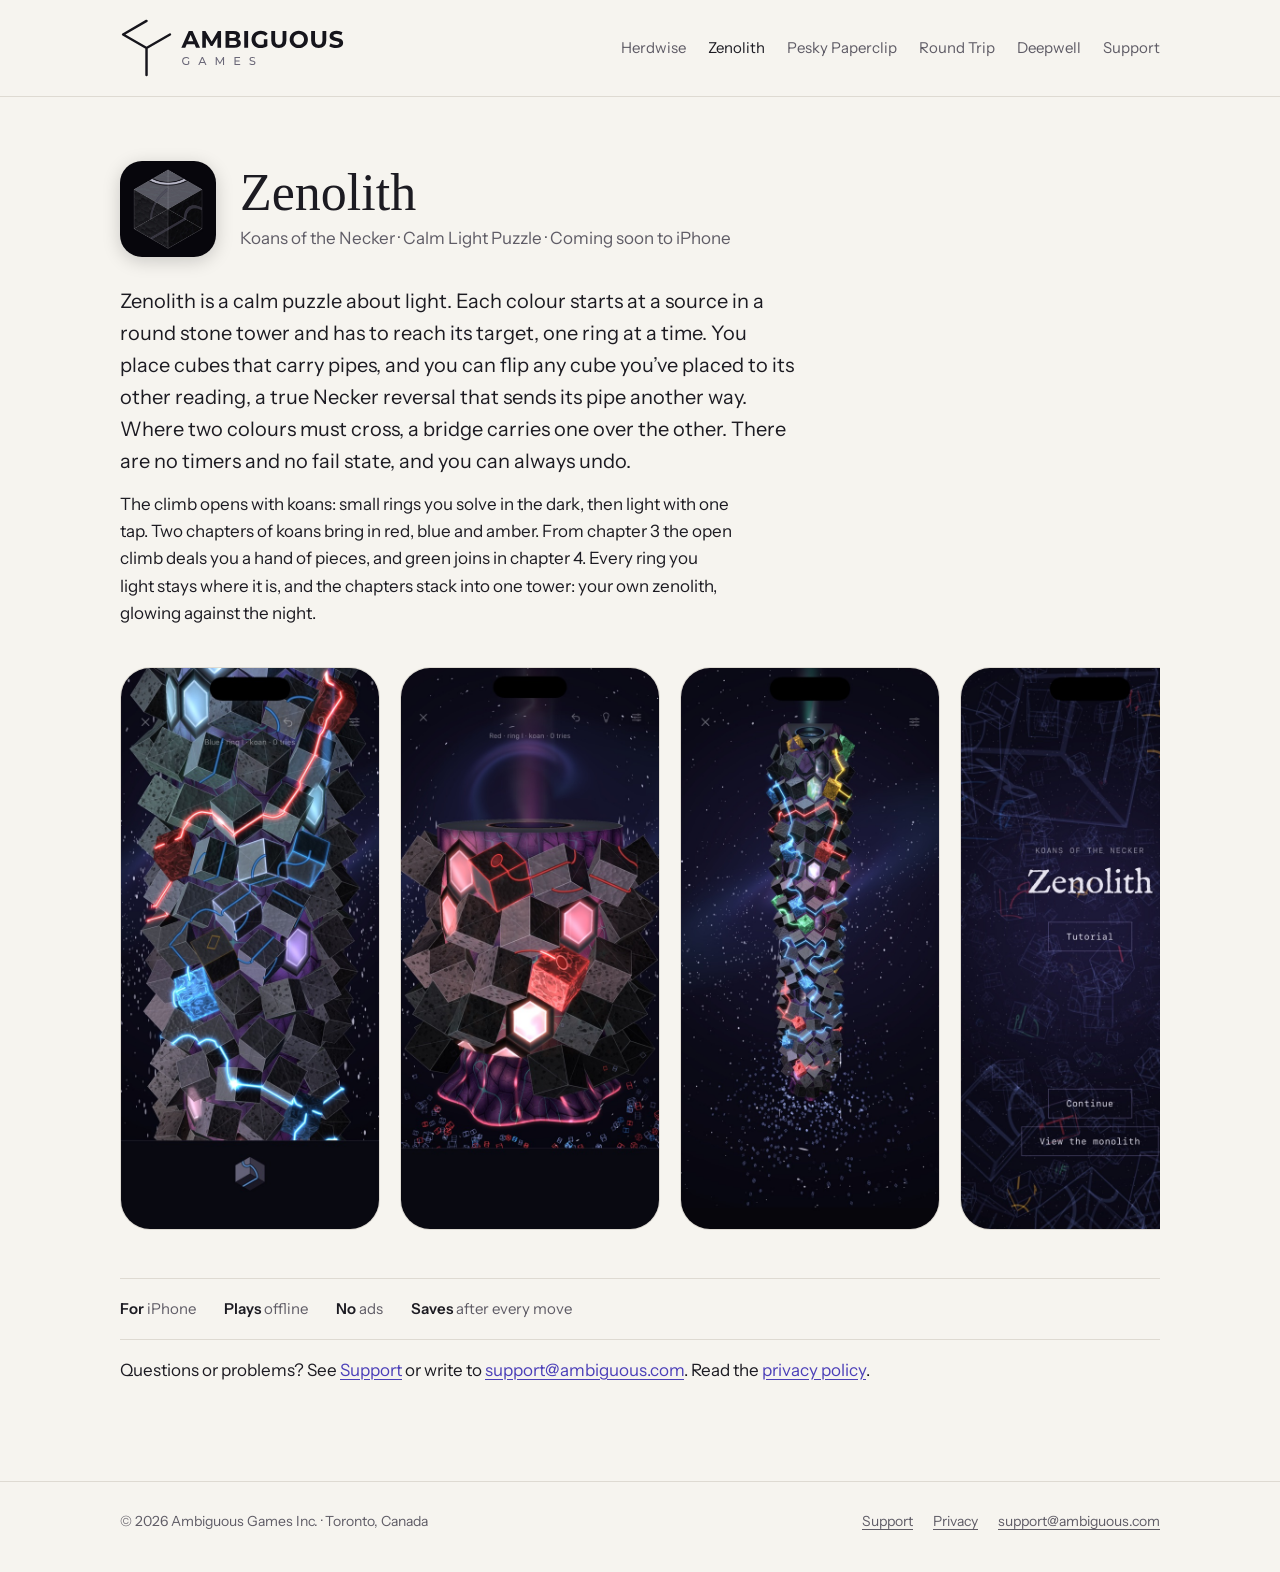
<file: zenolith/index.html>
<!doctype html>
<html lang="en">
<head>
<meta charset="utf-8">
<meta name="viewport" content="width=device-width, initial-scale=1">
<title>Zenolith: Koans of the Necker</title>
<meta name="description" content="Lead coloured light up a dark round tower, one ring at a time. Flip a cube to its other reading to turn its pipe, and lay a bridge where two colours must cross. The tower you light is yours.">
<link rel="icon" href="../favicon.svg" type="image/svg+xml"><link rel="icon" href="../favicon-32.png" sizes="32x32" type="image/png"><link rel="apple-touch-icon" href="../apple-touch-icon.png">
<link rel="preconnect" href="https://fonts.googleapis.com"><link rel="preconnect" href="https://fonts.gstatic.com" crossorigin><link href="https://fonts.googleapis.com/css2?family=Instrument+Sans:wght@400;600&family=IM+Fell+English&family=Monoton&family=Nunito:wght@900&family=Fredoka:wght@700&family=Lobster&display=swap" rel="stylesheet">
<link rel="stylesheet" href="../style.css">
</head>
<body>
<header class="top"><div class="wrap">
<a class="brand" href="../"><picture><source srcset="../brand/logo-on-dark.svg" media="(prefers-color-scheme: dark)"><img src="../brand/logo-on-light.svg" alt="Ambiguous Games" height="34"></picture></a>
<nav><a class="wide" href="../herdwise/">Herdwise</a><a class="wide" href="../zenolith/" aria-current="page">Zenolith</a><a class="wide" href="../pesky-paperclip/">Pesky Paperclip</a><a class="wide" href="../round-trip/">Round Trip</a><a class="wide" href="../deepwell/">Deepwell</a><a class="" href="../support/">Support</a></nav>
</div></header>
<main class="wrap">
<article class="page">
<div class="page-head"><img class="icon" src="../img/zenolith-icon.jpg" alt=""><div><h1 class="zenolith-title">Zenolith</h1><p class="sub">Koans of the Necker · Calm Light Puzzle · Coming soon to iPhone</p></div></div>
<p class="lede">Zenolith is a calm puzzle about light. Each colour starts at a source in a round stone tower and has to reach its target, one ring at a time. You place cubes that carry pipes, and you can flip any cube you’ve placed to its other reading, a true Necker reversal that sends its pipe another way. Where two colours must cross, a bridge carries one over the other. There are no timers and no fail state, and you can always undo.</p>
<div class="body"><p>The climb opens with koans: small rings you solve in the dark, then light with one tap. Two chapters of koans bring in red, blue and amber. From chapter 3 the open climb deals you a hand of pieces, and green joins in chapter 4. Every ring you light stays where it is, and the chapters stack into one tower: your own zenolith, glowing against the night.</p></div>
<div class="gallery"><img src="../img/zenolith-climb.jpg" alt="A ring of the tower lit in red and blue"><img src="../img/zenolith-koan.jpg" alt="The first koan: a red ring at the foot of the tower"><img src="../img/zenolith-monolith.jpg" alt="A finished monolith floating among the stars"><img src="../img/zenolith-title.jpg" alt="The Zenolith title screen"></div>
<div class="facts"><span><b>For</b> iPhone</span><span><b>Plays</b> offline</span><span><b>No</b> ads</span><span><b>Saves</b> after every move</span></div>
<p>Questions or problems? See <a href="../support/">Support</a> or write to <a href="mailto:support@ambiguous.com">support@ambiguous.com</a>. Read the <a href="../privacy/">privacy policy</a>.</p>
</article>
</main>
<footer class="foot"><div class="wrap">
<span>© 2026 Ambiguous Games Inc. · Toronto, Canada</span>
<nav><a href="../support/">Support</a><a href="../privacy/">Privacy</a><a href="mailto:support@ambiguous.com">support@ambiguous.com</a></nav>
</div></footer>
</body>
</html>
</file>
<file: style.css>
/* Ambiguous Games: one stylesheet for every page. */

:root {
  --bg: #f6f4ef;
  --ink: #1c1b22;
  --muted: #5f5c66;
  --line: #dedad2;
  --card: #ffffff;
  --accent: #4b3fb8;
  --max: 1080px;
}
@media (prefers-color-scheme: dark) {
  :root {
    --bg: #111016;
    --ink: #ecebf2;
    --muted: #a19eab;
    --line: #2a2833;
    --card: #19181f;
    --accent: #b5adff;
  }
}

* { box-sizing: border-box; }
html { -webkit-text-size-adjust: 100%; }
body {
  margin: 0;
  background: var(--bg);
  color: var(--ink);
  font: 17px/1.6 "Instrument Sans", system-ui, -apple-system, sans-serif;
}
a { color: var(--accent); text-underline-offset: 3px; }
img { display: block; max-width: 100%; }

.wrap { max-width: var(--max); margin: 0 auto; padding: 0 20px; }

/* Header */
.top { border-bottom: 1px solid var(--line); }
.top .wrap { display: flex; align-items: center; justify-content: space-between; height: 96px; }
.brand { display: flex; align-items: center; gap: 10px; color: var(--ink); text-decoration: none; font-weight: 600; letter-spacing: 0.01em; }
.brand img { height: 60px; width: auto; display: block; }
.top nav { display: flex; gap: 22px; font-size: 15px; margin-left: auto; }
.brand.home-hide { display: none; }
.top nav a { color: var(--muted); text-decoration: none; }
.top nav a:hover, .top nav a[aria-current] { color: var(--ink); }

/* Home */
.hero { padding: 88px 0 64px; text-align: center; }
.hero h1 { margin: 0 0 36px; }
.hero-logo img { width: min(100%, 760px); height: auto; margin: 0 auto; }
.hero .tagline { color: var(--ink); font-size: clamp(26px, 4vw, 38px); line-height: 1.15; letter-spacing: -0.015em; font-weight: 600; margin: 0 0 10px; }
.hero p { color: var(--muted); font-size: 19px; max-width: 40em; margin: 0 auto; }

.games { display: grid; gap: 22px; padding-bottom: 80px; }
.game {
  display: grid; grid-template-columns: 1.1fr 1fr; align-items: center; gap: 32px;
  border-radius: 28px; overflow: hidden; padding: 44px 48px 0; color: var(--g-ink);
  background: var(--g-bg); text-decoration: none; position: relative;
}
.game .text { padding-bottom: 44px; }
.game .icon { width: 72px; height: 72px; border-radius: 17px; margin-bottom: 20px; box-shadow: 0 4px 18px rgba(0,0,0,0.18); }
.game h2 { margin: 0; font-weight: 400; line-height: 1.1; }
.game .sub { margin: 6px 0 14px; opacity: 0.75; font-size: 15px; letter-spacing: 0.02em; }
.game p { margin: 0 0 22px; max-width: 30em; }
.pill { display: inline-block; font-size: 14px; padding: 7px 16px; border-radius: 99px; border: 1px solid currentColor; opacity: 0.85; }
.game .shots { display: flex; gap: 16px; justify-content: center; align-self: end; }
.game .shots img { width: 46%; max-width: 230px; border-radius: 26px 26px 0 0; box-shadow: 0 10px 40px rgba(0,0,0,0.25); }
.game:hover .pill { opacity: 1; }

.herdwise { --g-bg: linear-gradient(160deg, #f8ecd2, #f1dcb2); --g-ink: #3d2a17; }
.herdwise h2 { font: 900 44px/1.05 "Nunito", sans-serif; color: #7a4a1e; }
.deepwell { --g-bg: radial-gradient(120% 100% at 70% 0%, #2a0f4a, #07060d 70%); --g-ink: #e6e2ff; }
.deepwell h2 { font: 400 40px/1.1 "Monoton", sans-serif; color: #d9b8ff; text-shadow: 0 0 18px rgba(186, 120, 255, 0.7); letter-spacing: 0.04em; }
.zenolith { --g-bg: radial-gradient(120% 100% at 30% 0%, #26204a, #0b0a14 70%); --g-ink: #e6e4ef; }
.zenolith h2 { font: 400 48px/1.05 "IM Fell English", serif; }
.pesky-paperclip { --g-bg: linear-gradient(160deg, #fbd9bf, #f6b48f); --g-ink: #3b2a3f; }
.round-trip { --g-bg: radial-gradient(120% 100% at 70% 0%, #1f3f86, #0b1430 70%); --g-ink: #e9eefc; }
.round-trip h2 { font: 400 50px/1.05 "Lobster", cursive; color: #ffe8a8; text-shadow: 0 2px 0 #c8323a; }
.pesky-paperclip h2 { font: 700 46px/1.05 "Fredoka", sans-serif; color: #6d4fd1; }

/* Game pages */
.page { padding: 64px 0 80px; }
.page-head { display: flex; gap: 24px; align-items: center; margin-bottom: 28px; }
.page-head .icon { width: 96px; height: 96px; border-radius: 22px; box-shadow: 0 4px 18px rgba(0,0,0,0.18); }
.page-head h1 { margin: 0; font-size: 44px; line-height: 1.1; font-weight: 400; }
.page-head .sub { margin: 4px 0 0; color: var(--muted); }
.page .lede { font-size: 20px; max-width: 34em; margin: 0 0 14px; }
.page .body { max-width: 36em; }
.page .body p { margin: 0 0 14px; }
.gallery { display: flex; gap: 20px; margin: 40px 0; overflow-x: auto; padding-bottom: 8px; }
.gallery img { width: 260px; flex: none; border-radius: 30px; border: 1px solid var(--line); }
.facts { display: flex; flex-wrap: wrap; gap: 10px 28px; color: var(--muted); font-size: 15px; padding: 18px 0; border-top: 1px solid var(--line); border-bottom: 1px solid var(--line); }
.facts b { color: var(--ink); font-weight: 600; }

/* Text pages (support, privacy) */
.doc { max-width: 42em; padding: 64px 0 80px; }
.doc h1 { font-size: 40px; line-height: 1.1; font-weight: 600; letter-spacing: -0.01em; margin: 0 0 8px; }
.doc .date { color: var(--muted); margin: 0 0 36px; }
.doc h2 { font-size: 21px; margin: 36px 0 8px; }
.doc p, .doc li { margin: 0 0 12px; }
.doc ul { padding-left: 22px; }
.mail { display: inline-block; font-size: 20px; font-weight: 600; margin: 4px 0 8px; }

/* Footer */
.foot { border-top: 1px solid var(--line); color: var(--muted); font-size: 14px; }
.foot .wrap { display: flex; flex-wrap: wrap; gap: 8px 24px; justify-content: space-between; padding-top: 28px; padding-bottom: 40px; }
.foot nav { display: flex; gap: 20px; }
.foot a { color: var(--muted); }

@media (max-width: 940px) {
  .top nav .wide { display: none; }
}

@media (max-width: 760px) {
  .top nav { gap: 16px; }
  .brand img { height: 46px; }
  .top .wrap { height: 80px; }
  .top nav .wide { display: none; }
  .hero { padding: 56px 0 36px; }
  .game { grid-template-columns: 1fr; padding: 32px 24px 0; border-radius: 22px; gap: 8px; }
  .game .text { padding-bottom: 20px; }
  .game .shots img { border-radius: 18px 18px 0 0; }
  .page-head .icon { width: 72px; height: 72px; border-radius: 17px; }
  .page-head h1 { font-size: 34px; }
  .gallery img { width: 200px; border-radius: 24px; }
}

.herdwise-title { font: 900 48px/1.05 "Nunito", sans-serif !important; color: #b06a2c; }
.deepwell-title { font: 400 42px/1.1 "Monoton", sans-serif !important; color: #8f4fe0; letter-spacing: 0.04em; }
.zenolith-title { font: 400 52px/1.05 "IM Fell English", serif !important; }
.round-trip-title { font: 400 52px/1.05 "Lobster", cursive !important; color: #c8323a; }
.pesky-paperclip-title { font: 700 48px/1.05 "Fredoka", sans-serif !important; color: #6d4fd1; }
@media (prefers-color-scheme: dark) {
  .round-trip-title { color: #ff6b6b; }
  .pesky-paperclip-title { color: #a993ff; }
}
</file>
